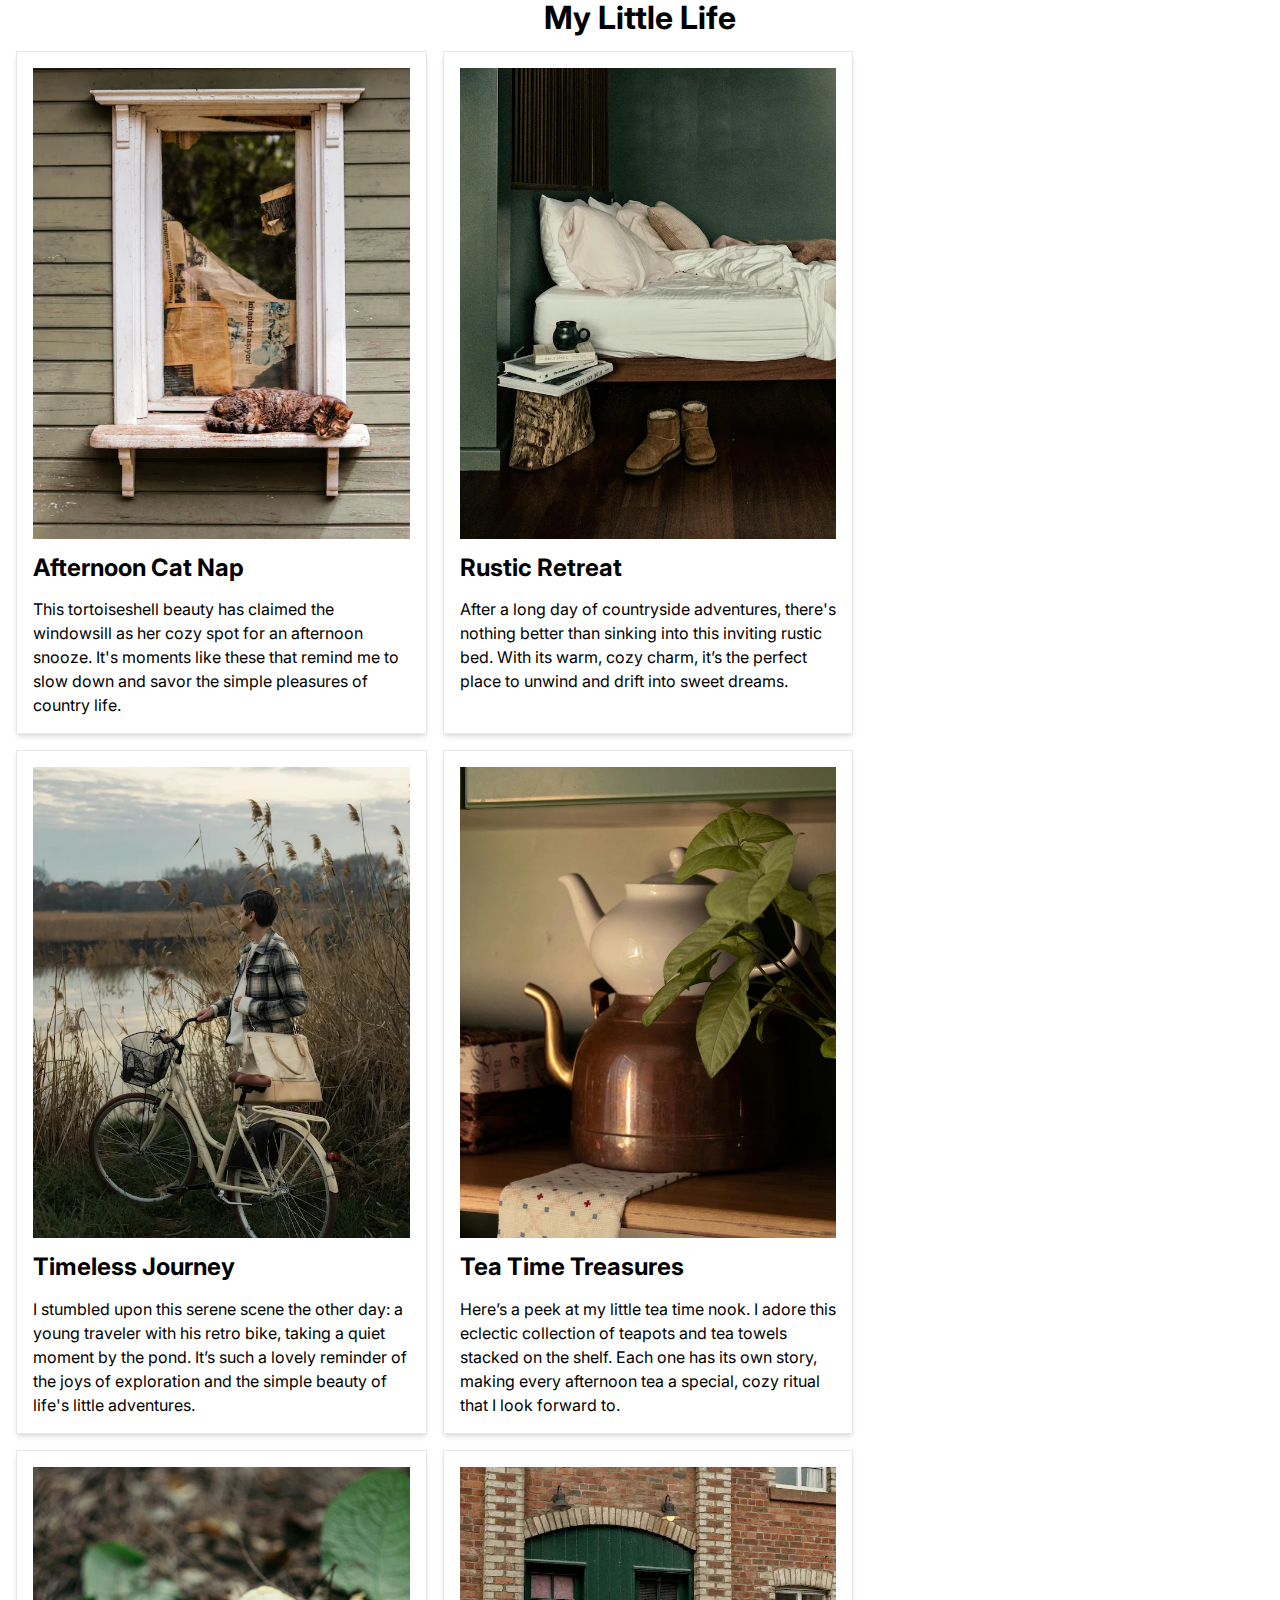
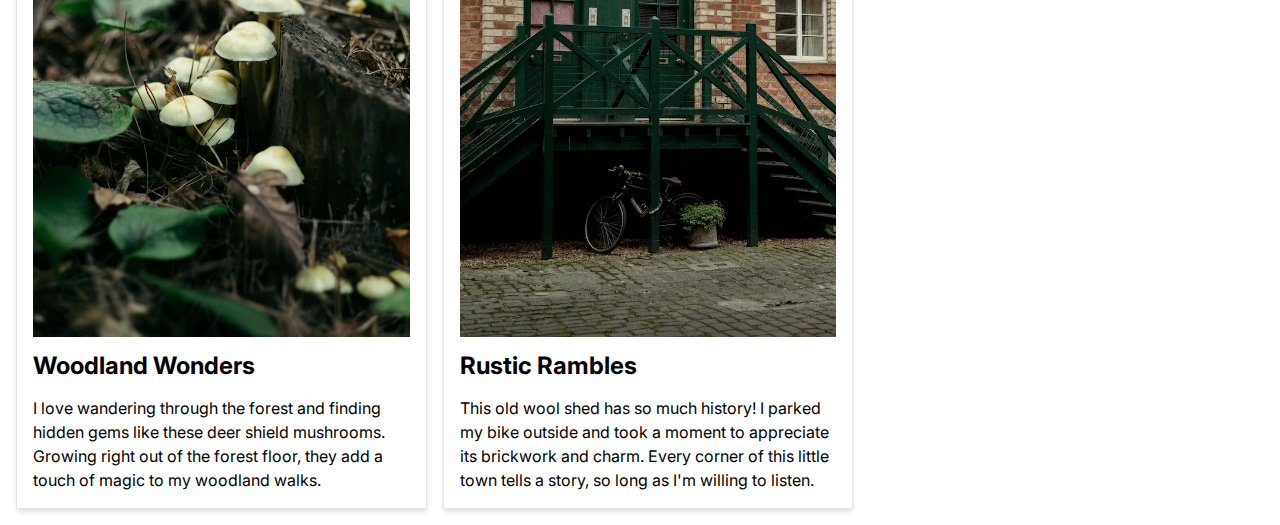
<file: 08 ΓÇô┬áFlex-Flow & Order Property/index.html>
<!DOCTYPE html>
<html lang="en">

    <head>
        <!-- Required Meta Tags -->
        <meta charset="UTF-8">
        <meta name="viewport" content="width=device-width, initial-scale=1.0">

        <!-- Additional Information -->
        <meta name="author" content="">
        <meta name="description" content="">

        <title>Flex-Flow & Order Property</title>

        <!-- Google Fonts -->
        <link rel="preconnect" href="https://fonts.googleapis.com">
        <link rel="preconnect" href="https://fonts.gstatic.com" crossorigin>
        <link href="https://fonts.googleapis.com/css2?family=Inter:wght@100..900&display=swap" rel="stylesheet">

        <!-- Stylesheets -->
        <link rel="stylesheet" href="css/reset.css">
        <link rel="stylesheet" href="css/styles.css">
    </head>

    <body>
        <header>
            <h1>My Little Life</h1>
        </header>



        <main>
            <section>
                <img src="img/cat-nap.webp" alt="A tortoiseshell cat napping on a windowsill.">
                <h2>Afternoon Cat Nap</h2>
                <p>This tortoiseshell beauty has claimed the windowsill as her cozy spot for an afternoon snooze. It's moments like these that remind me to slow down and savor the simple pleasures of country life.</p>
            </section>
            <section>
                <img src="img/retreat.webp" alt="A cosy, inviting, rustic bed.">
                <h2>Rustic Retreat</h2>
                <p>After a long day of countryside adventures, there's nothing better than sinking into this inviting rustic bed. With its warm, cozy charm, it’s the perfect place to unwind and drift into sweet dreams.</p>
            </section>
            <section>
                <img src="img/bike-boy.webp" alt="A young man with a retro bike at a pond's edge.">
                <h2>Timeless Journey</h2>
                <p>I stumbled upon this serene scene the other day: a young traveler with his retro bike, taking a quiet moment by the pond. It’s such a lovely reminder of the joys of exploration and the simple beauty of life's little adventures.</p>
            </section>
            <section>
                <img src="img/tea-pots.webp" alt="Teapots and a tea towel stacked on a shelf.">
                <h2>Tea Time Treasures</h2>
                <p>Here’s a peek at my little tea time nook. I adore this eclectic collection of teapots and tea towels stacked on the shelf. Each one has its own story, making every afternoon tea a special, cozy ritual that I look forward to.</p>
            </section>
            <section>
                <img src="img/deer-shield.webp" alt="Deer shield (mushrooms) growing out of the forest floor">
                <h2>Woodland Wonders</h2>
                <p>I love wandering through the forest and finding hidden gems like these deer shield mushrooms. Growing right out of the forest floor, they add a touch of magic to my woodland walks.</p>
            </section>
            <section>
                <img src="img/wool-shed.webp" alt="A bike parked outside the steps of an old wool shed">
                <h2>Rustic Rambles</h2>
                <p>This old wool shed has so much history! I parked my bike outside and took a moment to appreciate its brickwork and charm. Every corner of this little town tells a story, so long as I'm willing to listen.</p>
            </section>
        </main>

    </body>

</html>
</file>
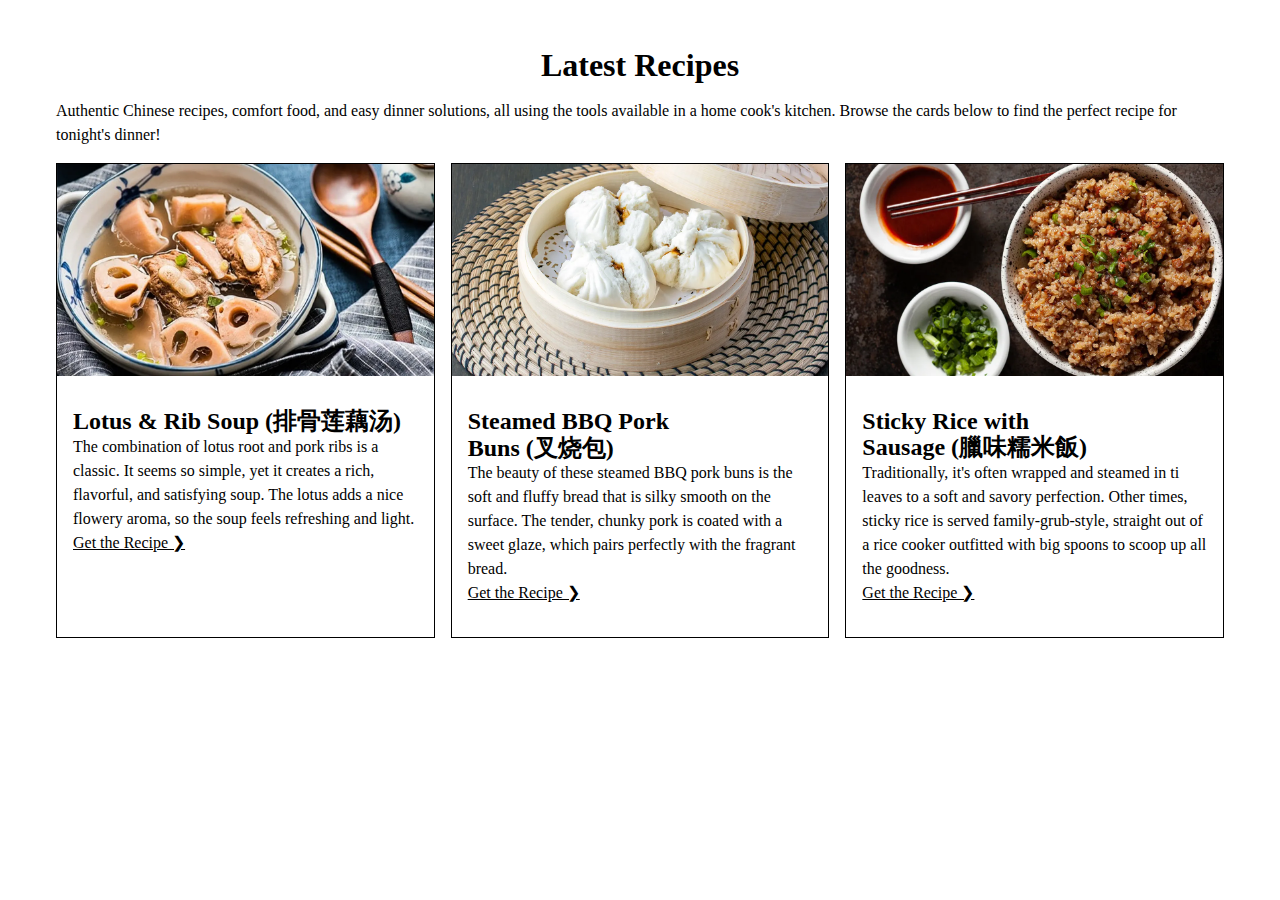
<file: 13 ΓÇô Picture Card Component/index.html>
<!DOCTYPE html>
<html lang="en">

<head>
	<meta charset="utf-8">
	<meta name="viewport" content="width=device-width, initial-scale=1.0">
	<title>All Woks Of Life | Chinese Home Cooking</title>

	<meta name="author" content="Your Name | Username on GitHub">
	<meta name="description"
		content="This is a faux recipe blog that demonstrates art direction and the picture element.">

	<!-- Google Fonts -->
	<link rel="preconnect" href="https://fonts.googleapis.com">
	<link rel="preconnect" href="https://fonts.gstatic.com" crossorigin>
	<link href="https://fonts.googleapis.com/css2?family=Nunito:wght@500&family=Open+Sans:wght@300&display=swap"
		rel="stylesheet">

	<!-- Stylesheets -->
	<link rel="stylesheet" type="text/css" href="css/reset.css">
	<link rel="stylesheet" type="text/css" href="css/styles.css">
</head>

<body>

	<main>
		<article>
			<h1>Latest Recipes</h1>
			<p>Authentic Chinese recipes, comfort food, and easy dinner solutions, all using the tools available in a
				home
				cook's kitchen. Browse the cards below to find the perfect recipe for tonight's dinner!</p>
			<!-- Card 1 -->
			<section>
				<picture>
					<source media="(min-width: 850px)" srcset="img/lotus-ribs-lg.webp">
					<source media="(min-width: 600px)" srcset="img/lotus-ribs-md.webp">
					<img src="img/lotus-ribs-sm.webp" alt="Lotus ribs">
				</picture>
				<div>
					<h2>Lotus &amp; Rib Soup (排骨莲藕汤)</h2>
					<p>The combination of lotus root and pork ribs is a classic. It seems so simple, yet it creates a
						rich,
						flavorful, and satisfying soup. The lotus adds a nice flowery aroma, so the soup feels
						refreshing and
						light.
					</p>
					<a href="#" class="btn">Get the Recipe &#10095;</a>
				</div>
			</section>
			<!-- Card 2 -->
			<section>
				<picture>
					<source media="(min-width: 850px)" srcset="img/pork-buns-lg.webp">
					<source media="(min-width: 600px)" srcset="img/pork-buns-md.webp">
					<img src="img/pork-buns-sm.webp" alt="Pork buns">
				</picture>
				<div>
					<h2>Steamed BBQ Pork Buns (叉烧包)</h2>
					<p>The beauty of these steamed BBQ pork buns is the soft and fluffy bread that is silky smooth on
						the
						surface.
						The tender, chunky pork is coated with a sweet glaze, which pairs perfectly with the fragrant
						bread.</p>
					<a href="#" class="btn">Get the Recipe &#10095;</a>
				</div>
			</section>
			<!-- Card 3 -->
			<section>
				<picture>
					<source media="(min-width: 850px)" srcset="img/sticky-rice-lg.webp">
					<source media="(min-width: 600px)" srcset="img/sticky-rice-md.webp">
					<img src="img/sticky-rice-sm.webp" alt="Sticky rice">
				</picture>
				<div>
					<h2>Sticky Rice with Sausage (臘味糯米飯)</h2>
					<p>Traditionally, it's often wrapped and steamed in ti leaves to a soft and savory perfection. Other
						times,
						sticky rice is served family-grub-style, straight out of a rice cooker outfitted with big spoons
						to
						scoop up
						all the goodness.</p>
					<a href="#" class="btn">Get the Recipe &#10095;</a>
				</div>
			</section>
		</article>
	</main>

</body>

</html>
</file>
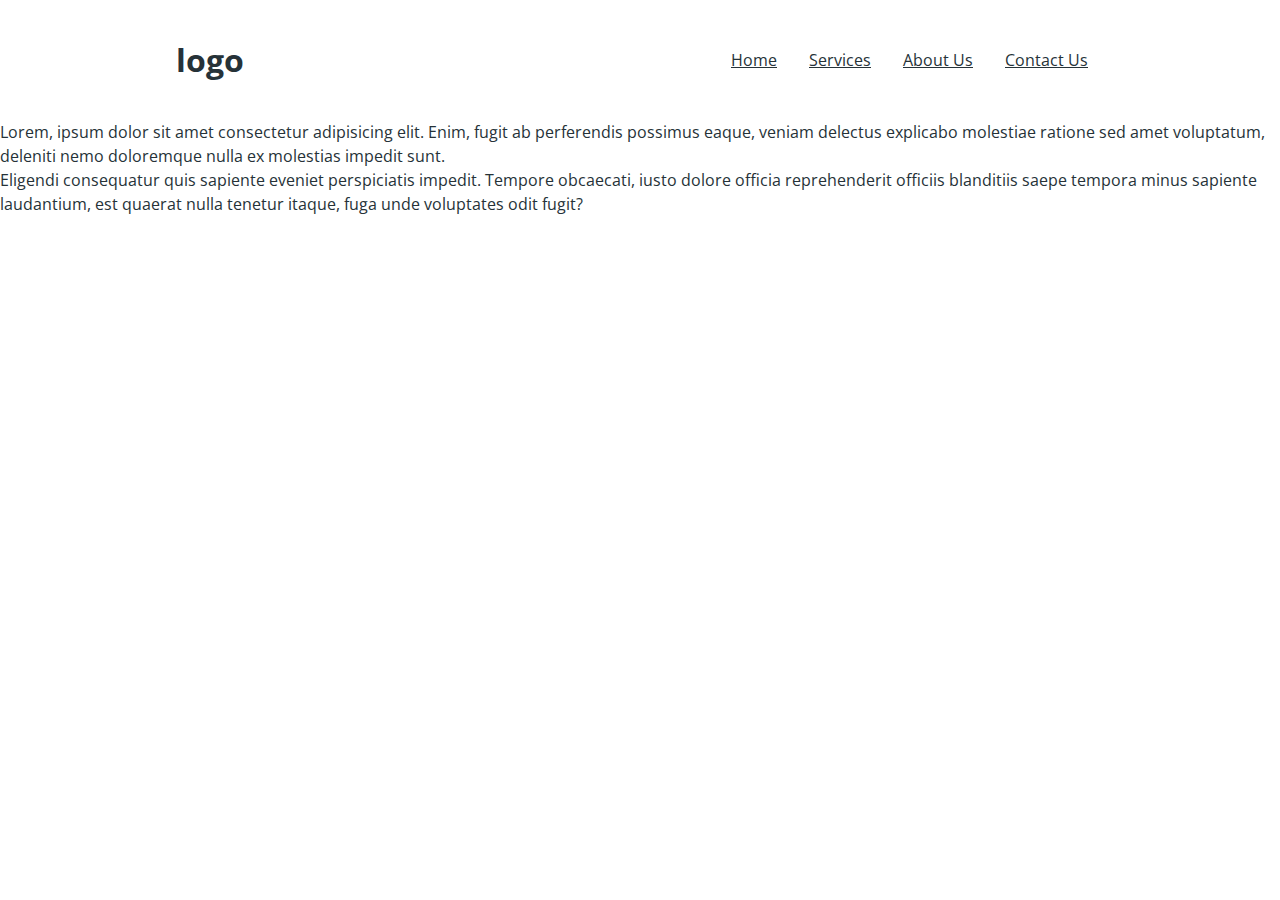
<file: 17 ΓÇô Multi-Level Navigation/index.html>
<!DOCTYPE html>
<html lang="en">

<head>
    <!-- Required Meta Tags -->
    <meta charset="UTF-8">
    <meta name="viewport" content="width=device-width, initial-scale=1.0">

    <!-- Additional Information -->
    <meta name="author" content="">
    <meta name="description" content="">

    <title>17 - Multi-Level (Dropdown) Navigation</title>

    <!-- Google Fonts -->
    <link rel="preconnect" href="https://fonts.googleapis.com">
    <link rel="preconnect" href="https://fonts.gstatic.com" crossorigin>
    <link href="https://fonts.googleapis.com/css2?family=Open+Sans:ital,wght@0,300..800;1,300..800&display=swap"
        rel="stylesheet">

    <!-- Stylesheets -->
    <link rel="stylesheet" href="css/reset.css">
    <link rel="stylesheet" href="css/styles.css">

    <!-- Scripts -->

</head>

<body>
    <header>
        <div class="container">
            <h1>logo</h1>
            <nav>
                <ul>
                    <li><a href="#">Home</a></li>
                    <li><a href="#">Services</a>
                        <ul>
                            <li><a href="#">Snow Removal</a></li>
                            <li><a href="#">Lawn Care</a></li>
                            <li><a href="#">Gutter Cleaning</a>
                                <ul>
                                    <li><a href="#">First Floor</a></li>
                                    <li><a href="#">Second Floor</a></li>
                                </ul>
                            </li>
                            <li><a href="#">Window Cleaning</a></li>
                        </ul>
                    </li>
                    <li><a href="#">About Us</a></li>
                    <li><a href="#">Contact Us</a>
                        <ul>
                            <li><a href="#">Email</a></li>
                            <li><a href="#">Phone</a></li>
                            <li><a href="#">Follow Us on Instagram</a></li>
                        </ul>
                    </li>
                </ul>
            </nav>
        </div>
    </header>

    <main>
        <p>Lorem, ipsum dolor sit amet consectetur adipisicing elit. Enim, fugit ab perferendis possimus eaque, veniam
            delectus explicabo molestiae ratione sed amet voluptatum, deleniti nemo doloremque nulla ex molestias
            impedit sunt.</p>
        <p>Eligendi consequatur quis sapiente eveniet perspiciatis impedit. Tempore obcaecati, iusto dolore officia
            reprehenderit officiis blanditiis saepe tempora minus sapiente laudantium, est quaerat nulla tenetur itaque,
            fuga unde voluptates odit fugit?</p>
    </main>
</body>

</html>
</file>
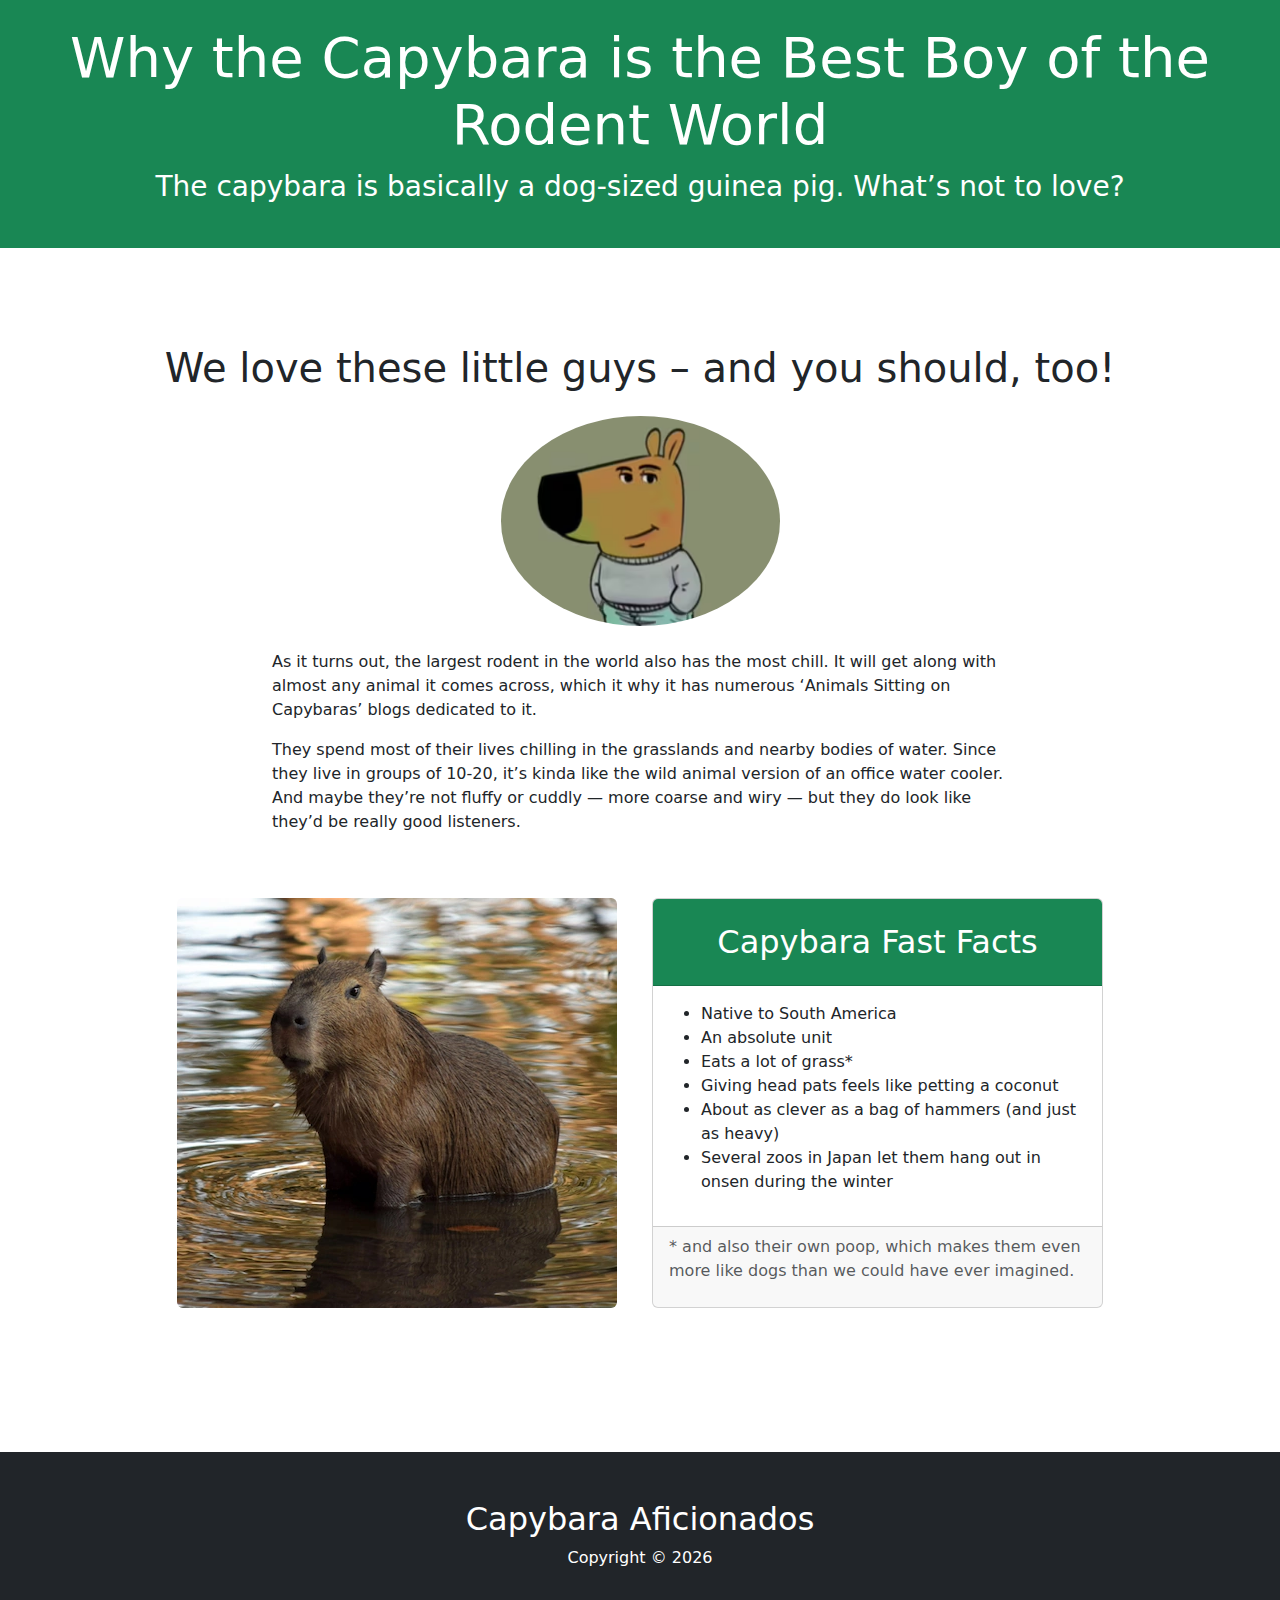
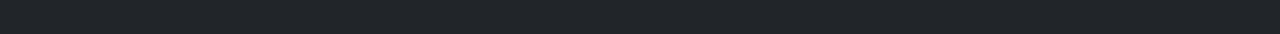
<file: 25 ΓÇô Introduction to Bootstrap/index.html>
<!DOCTYPE html>
<html lang="en">

<head>
    <!-- Required meta tags -->
    <meta charset="utf-8">
    <meta name="viewport" content="width=device-width, initial-scale=1">

    <!-- Additional Information -->
    <meta name="author" content="">
    <meta name="description" content="">

    <title>25 - Introduction to Bootstrap</title>

    <!-- Bootstrap CSS -->
    <link href="https://cdn.jsdelivr.net/npm/bootstrap@5.3.3/dist/css/bootstrap.min.css" rel="stylesheet"
        integrity="sha384-QWTKZyjpPEjISv5WaRU9OFeRpok6YctnYmDr5pNlyT2bRjXh0JMhjY6hW+ALEwIH" crossorigin="anonymous">

    <script src="https://cdn.jsdelivr.net/npm/bootstrap@5.3.3/dist/js/bootstrap.bundle.min.js"
        integrity="sha384-YvpcrYf0tY3lHB60NNkmXc5s9fDVZLESaAA55NDzOxhy9GkcIdslK1eN7N6jIeHz"
        crossorigin="anonymous"></script>

</head>

<body>

    <header class="text-bg-success text-center p-4">

        <h1 class="fw-light display-4">Why the Capybara is the Best Boy of the Rodent World</h1>

        <p class="fs-3 fw-light">The capybara is basically a dog-sized guinea pig. What’s not to love?</p>
    </header>


    <main class="container py-5 my-5">

        <section class="row justify-content-center">

            <div class="text-center">

                <h2 class="fw-light fs-1">We love these little guys – and you should, too!</h2>

                <img src="img/chill-guy.avif" alt="A capybara wearing a hat" class="rounded-circle mt-3 mb-4 w-25">

            </div>

            <div class="col-md-10 col-lg-8 col-xxl-6">
                <p>As it turns out, the largest rodent in the world also has the most chill. It will get along with
                    almost
                    any
                    animal it comes across, which it why it has numerous ‘Animals Sitting on Capybaras’ blogs dedicated
                    to
                    it.
                </p>
                <p>They spend most of their lives chilling in the grasslands and nearby bodies of water. Since they live
                    in
                    groups
                    of 10-20, it’s kinda like the wild animal version of an office water cooler. And maybe they’re not
                    fluffy or
                    cuddly — more coarse and wiry — but they do look like they’d be really good listeners. </p>
            </div>
        </section>

        <aside class="row my-5 justify-content-center align-items-center">

            <picture class="col-md-10 col-lg-6 col-xl-5 col-xxl-4 mb-4 mb-lg-0">

                <source srcset="img/capy-lg.webp" media="(min-width: 993px)">

                <img src="img/capy-sm.webp" alt="A capybara in water" class="rounded img-fluid">

            </picture>

            <div class="col-md-10 col-lg-6 col-xl-5 col-xxl-4">

                <div class="card">

                    <h2 class="card-header text-bg-success text-center py-4 py-xxl-3">Capybara Fast Facts</h2>

                    <div class="card-body">
                        <ul>
                            <li>Native to South America</li>
                            <li>An absolute unit</li>
                            <li>Eats a lot of grass*</li>
                            <li>Giving head pats feels like petting a coconut</li>
                            <li>About as clever as a bag of hammers (and just as heavy)</li>
                            <li>Several zoos in Japan let them hang out in onsen during the winter</li>
                        </ul>
                    </div>

                    <div class="card-footer text-body-secondary">
                        <p>* and also their own poop, which makes them even more like dogs than we could have ever
                            imagined.
                        </p>
                    </div>
                </div>
            </div>
        </aside>
    </main>


    <footer class="text-bg-dark text-center p-5">
        <h2>Capybara Aficionados</h2>
        <p>Copyright &copy;
            <!-- This is a sneaky cheat to keep the year up to date. -->
            <script>document.write(new Date().getFullYear())</script>
        </p>
    </footer>
</body>

</html>
</file>
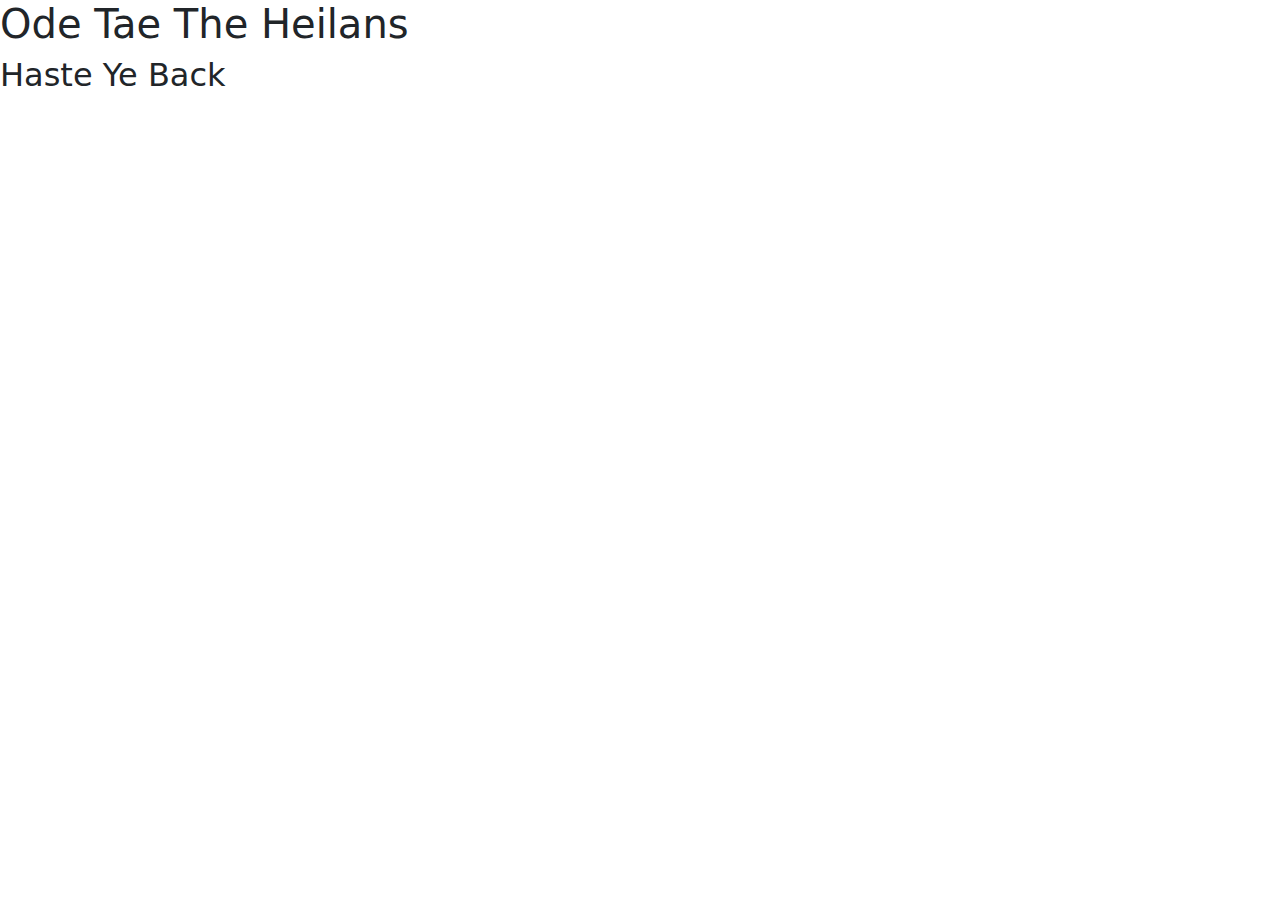
<file: 26 ΓÇô Nested Grid Layouts/index.html>
<!doctype html>
<html lang="sco">

<head>
    <!-- Required meta tags -->
    <meta charset="utf-8">
    <meta name="viewport" content="width=device-width, initial-scale=1">

    <!-- Additional Information -->
    <meta name="author" content="">
    <meta name="description" content="">

    <title>26 - Nested Grid Layouts</title>

    <!-- Bootstrap CSS -->
    <link href="https://cdn.jsdelivr.net/npm/bootstrap@5.3.3/dist/css/bootstrap.min.css" rel="stylesheet"
        integrity="sha384-QWTKZyjpPEjISv5WaRU9OFeRpok6YctnYmDr5pNlyT2bRjXh0JMhjY6hW+ALEwIH" crossorigin="anonymous">

    <!-- We won't use the JavaScript library for this demo. -->
</head>

<body>
    <h1>Ode Tae The Heilans</h1>

    <h2>Haste Ye Back</h2>
</body>

</html>
</file>
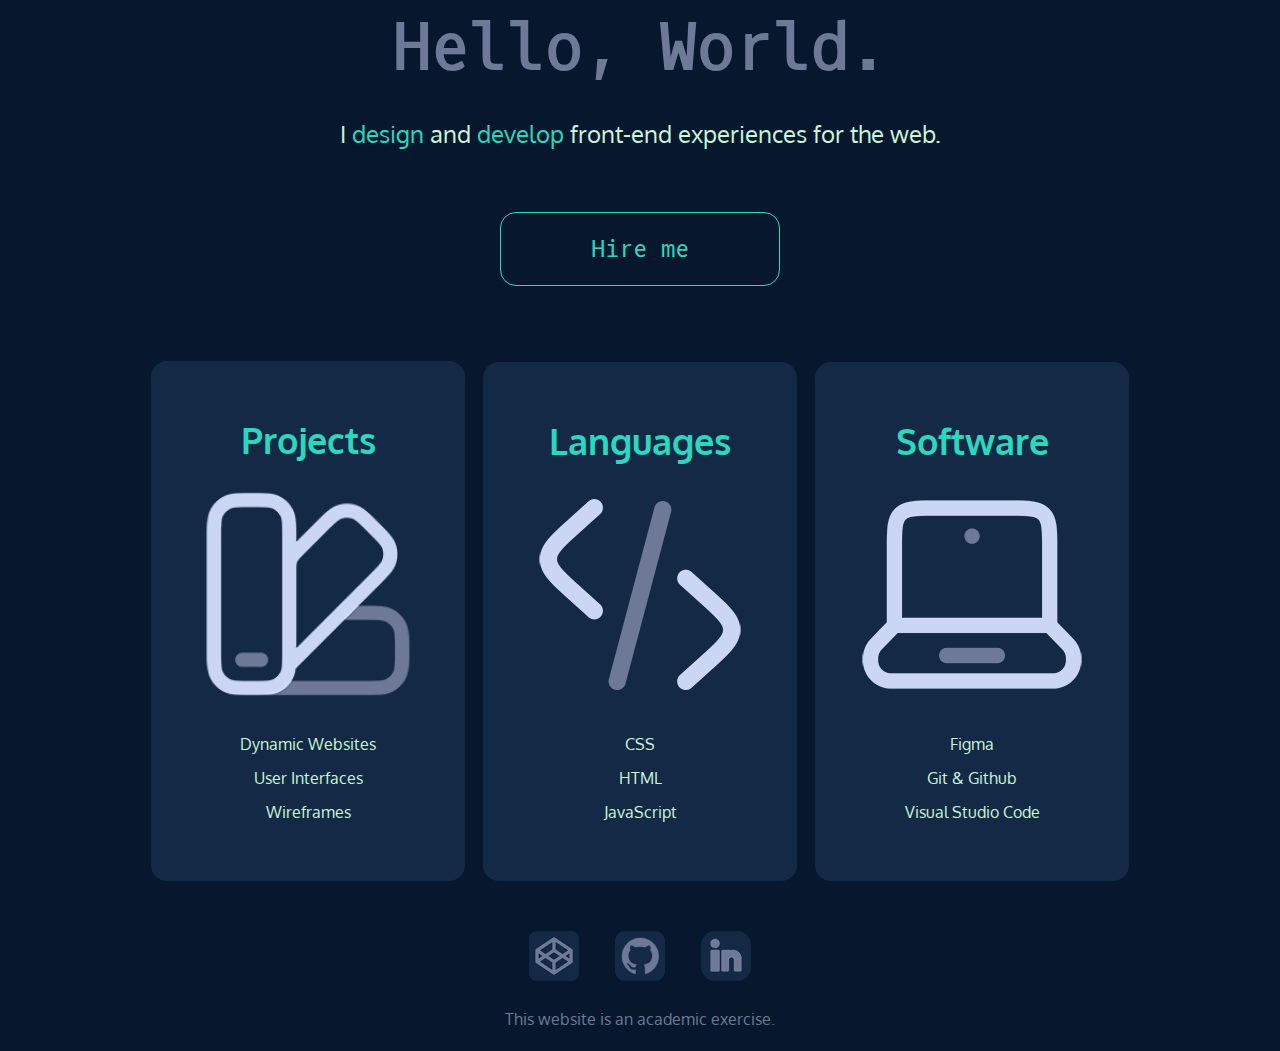
<file: dmit-1530-hello-build-start/index.html>
<!DOCTYPE html>
<html lang="en">
<head>
    <meta charset="UTF-8">
    <meta name="viewport" content="width=device-width, initial-scale=1.0">
    <title>Hello, World. - Home</title>

    <link rel="preconnect" href="https://fonts.googleapis.com">
    <link rel="preconnect" href="https://fonts.gstatic.com" crossorigin>
    <link href="https://fonts.googleapis.com/css2?family=Oxygen+Mono&family=Oxygen:wght@300;400;700&display=swap" rel="stylesheet">

    <link rel="stylesheet" href="css/reset.css">
    <link rel="stylesheet" href="css/styles.css">
</head>
<body>
    <div class="container">
        <header>
            <h1>Hello, World.</h1>
            <p>I <span class="accent">design</span> and <span class="accent">develop</span> front-end experiences for the web.</p>
            <!-- <p class="hire-me">Hire me</p> -->
            <a href="#">Hire me</a>
        </header>
        
        <main>
            <section>
                <div class="flex-container">
                    <div class="column">
                        <h2>Projects</h2> <!--(h2(ul>li*3))*3-->
                        <img src="img/projects-icon.png" alt="Projects icon">
                        <ul>
                            <li>Dynamic Websites</li>
                            <li>User Interfaces</li>
                            <li>Wireframes</li>
                        </ul>
                    </div>
                    <div class="column column-height">
                        <h2>Languages</h2>
                        <img src="img/languages-icon.png" alt="" class="Languages icon">
                        <ul>
                            <li>CSS</li>
                            <li>HTML</li>
                            <li>JavaScript</li>
                        </ul>
                    </div>
                    <div class="column column-height">
                        <h2>Software</h2>
                        <img src="img/software-icon.png" alt="" class="Software icon">
                        <ul>
                            <li>Figma</li>
                            <li>Git & Github</li>
                            <li>Visual Studio Code</li>
                        </ul>
                    </div>
                </div>
            </section>
        </main>

        <footer>
            <section>
                <div class="flex-container footer-icons">
                    <a href="https://codepen.io/" target="_blank"><img src="img/codepen-icon.png" alt="Codepen icon"></a>
                    <a href="#" target="_blank"><img src="img/github-icon.png" alt="Github icon"></a>
                    <a href="#" target="_blank"><img src="img/linkedin-icon.png" alt="LinkedIn icon"></a>
                </div>
                <p>This website is an academic exercise.</p>
            </section>
        </footer>
    </div>
</body>
</html>
</file>
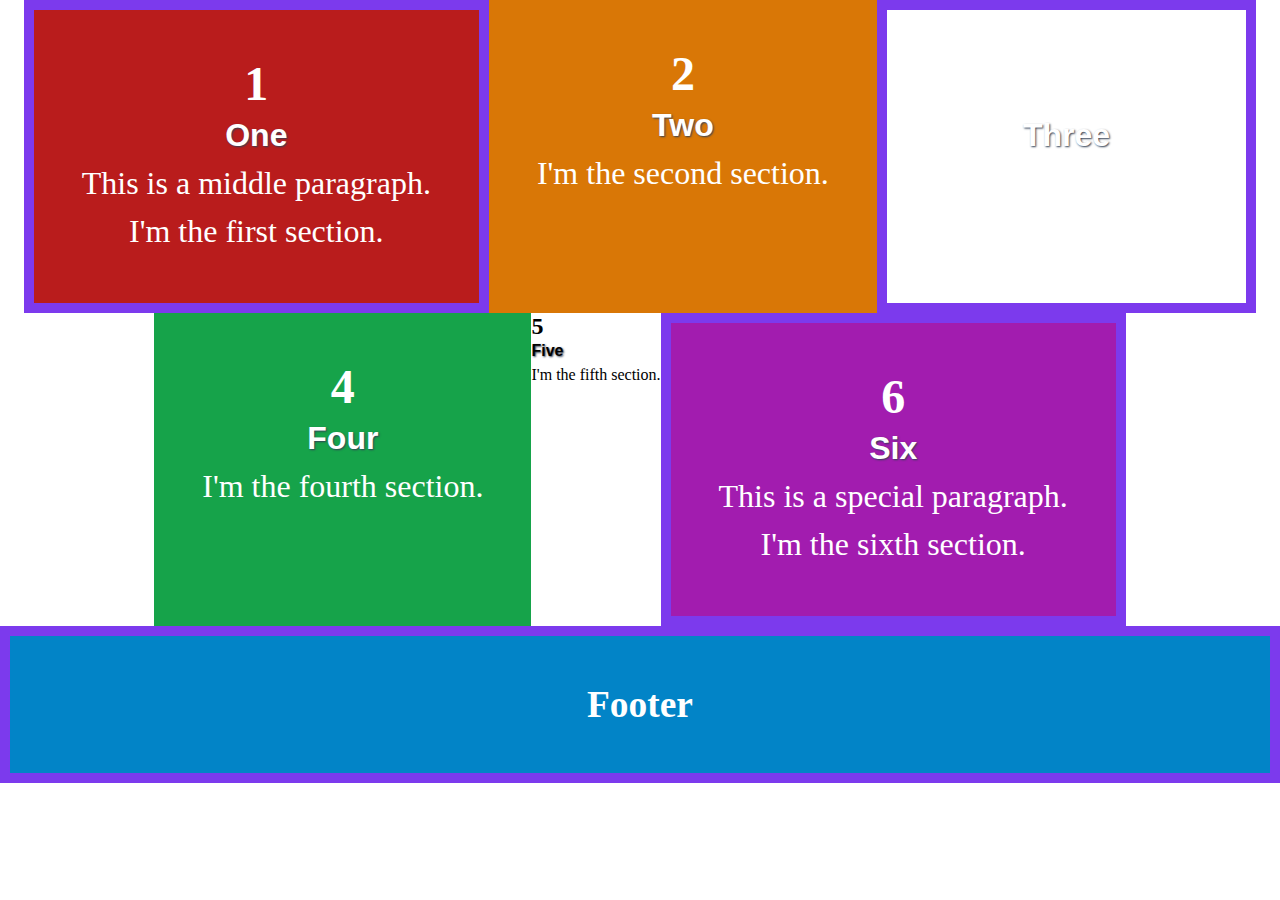
<file: module1-demo5-Advanced CSS Selectors/index.html>
<!DOCTYPE html>
<html lang="en">
  <head>
    <!-- Required Meta Tags -->
    <meta charset="UTF-8" />
    <meta name="viewport" content="width=device-width, initial-scale=1.0" />

    <!-- Additional Information -->
    <meta name="author" content="Your Name | Username on GitHub" />
    <meta name="description" content="" />

    <title>05 - Advanced CSS Selectors</title>

    <!-- Stylesheets -->
    <link rel="stylesheet" href="css/reset.css" />
    <link rel="stylesheet" href="css/styles.css" />
  </head>
  <body>
    <main>
      <div class="flex-container">
        <section>
          <h2>1</h2>
          <p>One</p>
          <p>This is a middle paragraph.</p>
          <p>I'm the first section.</p>
        </section>
        <section>
          <h2>2</h2>
          <p>Two</p>
          <p>I'm the second section.</p>
        </section>
        <section>
          <h2>3</h2>
          <p>Three</p>
          <p>I'm the third section.</p>
        </section>
        <section>
          <h2>4</h2>
          <p>Four</p>
          <p>I'm the fourth section.</p>
        </section>
        <div>
          <h2>5</h2>
          <p>Five</p>
          <p>I'm the fifth section.</p>
        </div>
        <section>
          <h2>6</h2>
          <p>Six</p>
          <p class="special">This is a special paragraph.</p>
          <p>I'm the sixth section.</p>
        </section>
      </div>
    </main>

    <footer>
      <section>
        <h3>Footer</h3>
      </section>
    </footer>
  </body>
</html>
</file>
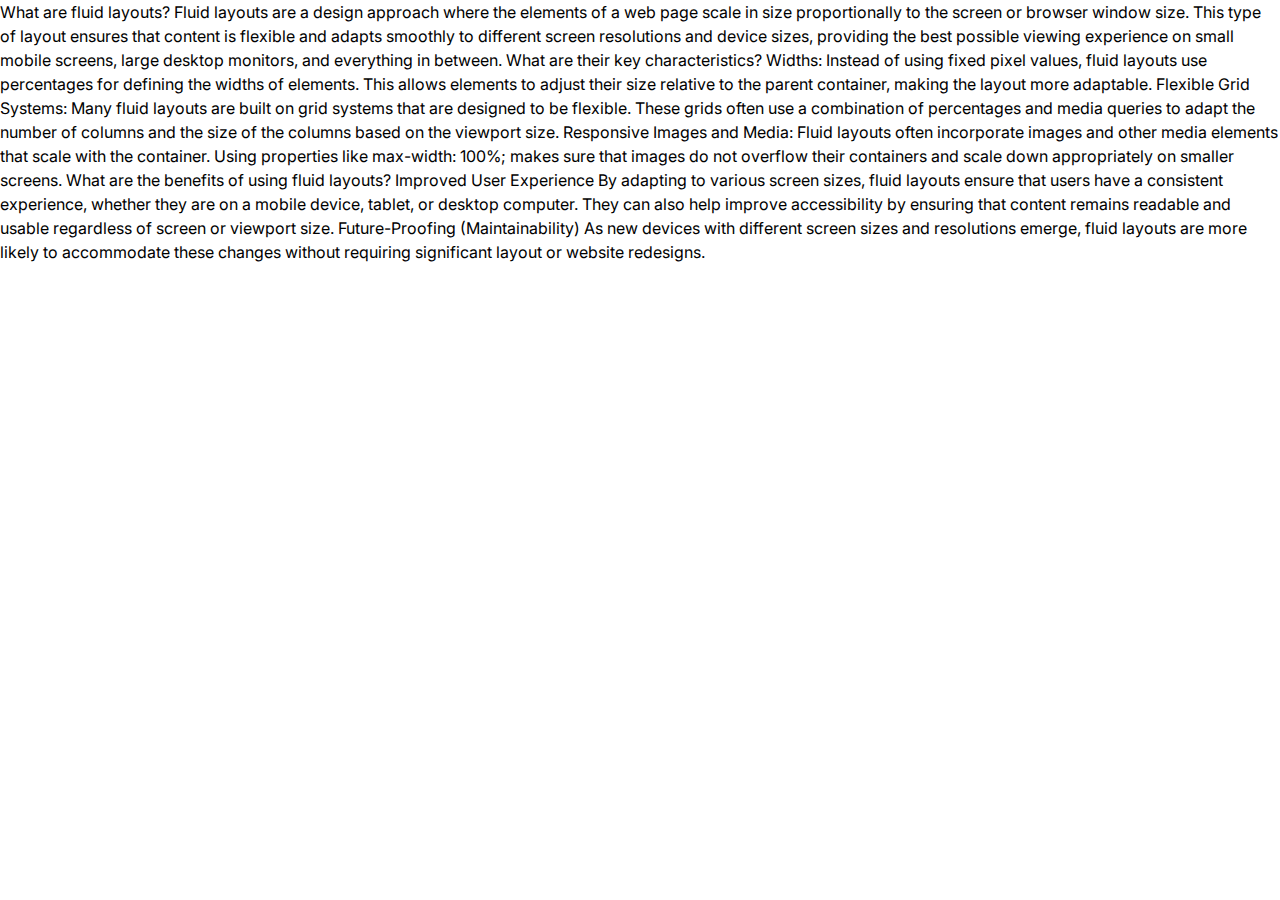
<file: module1-demo6-Fluid Layouts/index.html>
<!DOCTYPE html>
<html lang="en">

    <head>
        <!-- Required Meta Tags -->
        <meta charset="UTF-8">
        <meta name="viewport" content="width=device-width, initial-scale=1.0">

        <!-- Additional Information -->
        <meta name="author" content="">
        <meta name="description" content="">

        <title>06 - Fluid Layouts</title>

        <!-- Google Fonts -->
        <link rel="preconnect" href="https://fonts.googleapis.com">
        <link rel="preconnect" href="https://fonts.gstatic.com" crossorigin>
        <link href="https://fonts.googleapis.com/css2?family=Inter:wght@100..900&display=swap" rel="stylesheet">

        <!-- Stylesheets -->
        <link rel="stylesheet" href="css/reset.css">
        <link rel="stylesheet" href="css/styles.css">
    </head>

    <body>

        What are fluid layouts?

        Fluid layouts are a design approach where the elements of a web page scale in size proportionally to the screen or browser window size. This type of layout ensures that content is flexible and adapts smoothly to different screen resolutions and device sizes, providing the best possible viewing experience on small mobile screens, large desktop monitors, and everything in between.

        What are their key characteristics?

        Widths: Instead of using fixed pixel values, fluid layouts use percentages for defining the widths of elements. This allows elements to adjust their size relative to the parent container, making the layout more adaptable.

        Flexible Grid Systems: Many fluid layouts are built on grid systems that are designed to be flexible. These grids often use a combination of percentages and media queries to adapt the number of columns and the size of the columns based on the viewport size.

        Responsive Images and Media: Fluid layouts often incorporate images and other media elements that scale with the container. Using properties like max-width: 100%; makes sure that images do not overflow their containers and scale down appropriately on smaller screens.

        What are the benefits of using fluid layouts?

        Improved User Experience
        
        By adapting to various screen sizes, fluid layouts ensure that users have a consistent experience, whether they are on a mobile device, tablet, or desktop computer. They can also help improve accessibility by ensuring that content remains readable and usable regardless of screen or viewport size.
        
        Future-Proofing (Maintainability)
        
        As new devices with different screen sizes and resolutions emerge, fluid layouts are more likely to accommodate these changes without requiring significant layout or website redesigns.

    </body>

</html>
</file>
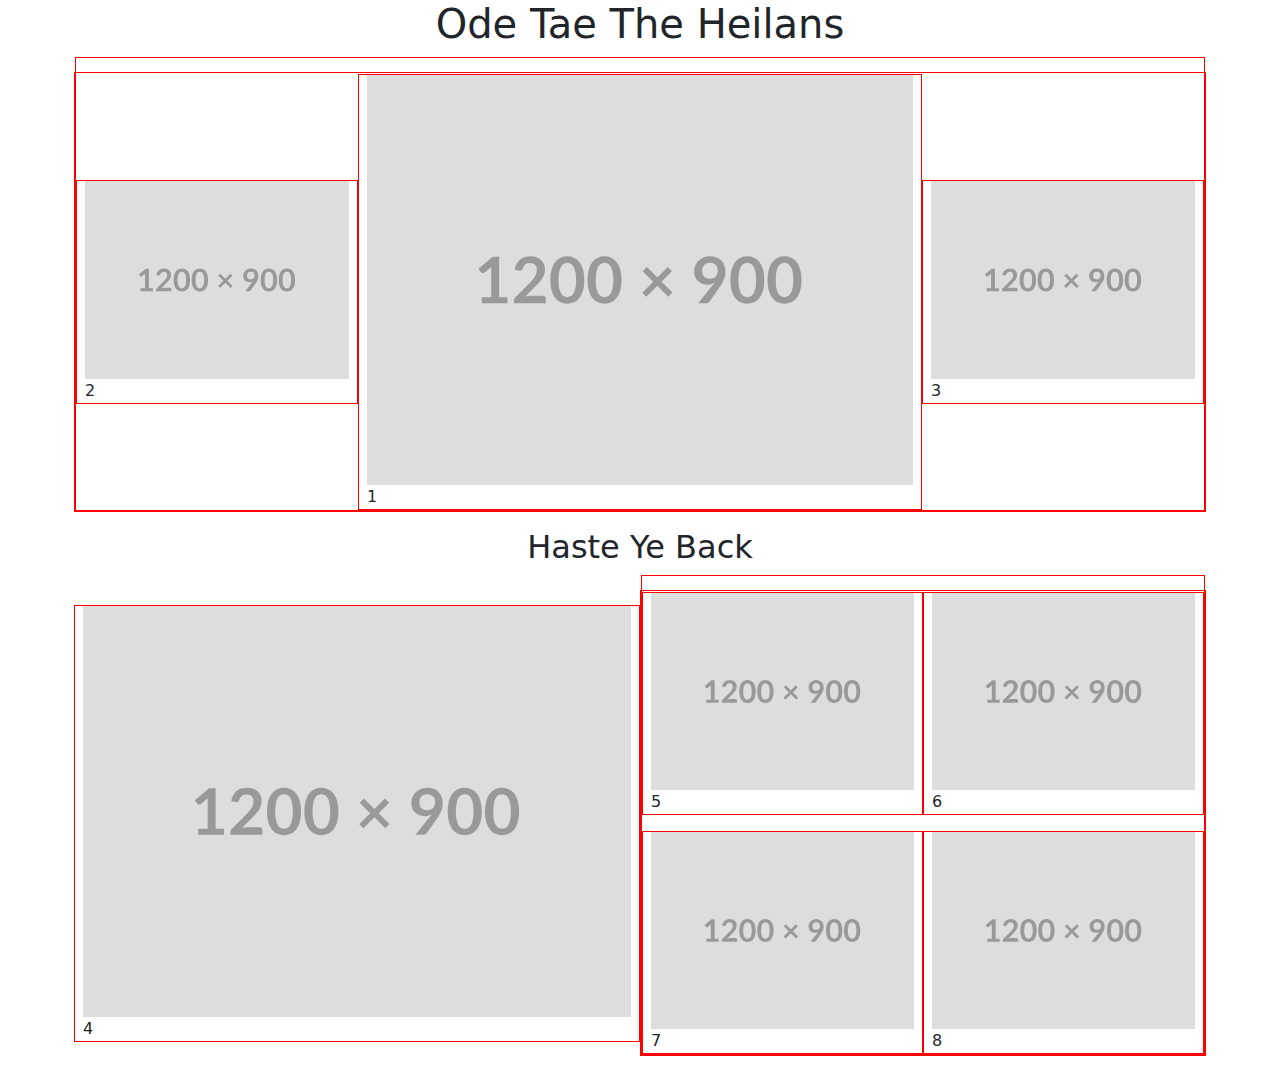
<file: 26 ΓÇô Nested Grid Layouts/index - placeholder.html>
<!doctype html>
<html lang="sco">

<head>
    <!-- Required meta tags -->
    <meta charset="utf-8">
    <meta name="viewport" content="width=device-width, initial-scale=1">

    <!-- Additional Information -->
    <meta name="author" content="">
    <meta name="description" content="">

    <title>26 - Nested Grid Layouts - Placeholder</title>

    <!-- Bootstrap CSS -->
    <link href="https://cdn.jsdelivr.net/npm/bootstrap@5.3.3/dist/css/bootstrap.min.css" rel="stylesheet"
        integrity="sha384-QWTKZyjpPEjISv5WaRU9OFeRpok6YctnYmDr5pNlyT2bRjXh0JMhjY6hW+ALEwIH" crossorigin="anonymous">

    <!-- We won't use the JavaScript library for this demo. -->
    <style>
        div {
            border: 1px solid red;
        }
    </style>

</head>

<body>
    <main class="container">
        <section class="row g-3 align-items-center">
            <h1 class="col-12 text-center">Ode Tae The Heilans</h1>

            <div class="col">
                <div class="row g-3 align-items-center">
                    <div class="col-xl-6 order-xl-2">
                        <img src="img/placeholder-1200x900.svg?text-1" alt="" class="img-fluid">1
                    </div>
                    <div class="col-md-6 col-xl-3 order-xl-1">
                        <img src="img/placeholder-1200x900.svg?text-2" alt="" class="img-fluid">2
                    </div>
                    <div class="col-md-6 col-xl-3 order-xl-3">
                        <img src="img/placeholder-1200x900.svg?text-3" alt="" class="img-fluid">3
                    </div>
                </div>
            </div>

            <h2 class="col-12 text-center">Haste Ye Back</h2>

            <div class="col-lg-6">
                <img src="img/placeholder-1200x900.svg?text-4" alt="" class="img-fluid">4
            </div>

            <div class="col-lg-6">
                <div class="row g-3">
                    <div class="col-md-6">
                        <img src="img/placeholder-1200x900.svg?text-5" alt="" class="img-fluid">5
                    </div>
                    <div class="col-md-6">
                        <img src="img/placeholder-1200x900.svg?text-6" alt="" class="img-fluid">6
                    </div>
                    <div class="col-md-6">
                        <img src="img/placeholder-1200x900.svg?text-7" alt="" class="img-fluid">7
                    </div>
                    <div class="col-md-6">
                        <img src="img/placeholder-1200x900.svg?text-8" alt="" class="img-fluid">8
                    </div>
                </div>
            </div>

        </section>
    </main>
</body>

</html>
</file>
<file: 08 ΓÇô┬áFlex-Flow & Order Property/css/styles.css>
:root {
    --heading: #1f2937;
    --body: #4b5563;
    --border: 1px solid #e5e7eb;
    --shadow: 0 4px 6px -1px rgb(0 0 0 / 0.1), 0 2px 4px -2px rgb(0 0 0 / 0.1);
}

body {
    font-family: "Inter", sans-serif;
}

section{
    border: var(--border);
    box-shadow: var(--shadow);
    padding: 1rem;
    display: flex;
    flex-direction: column;
    gap: 1rem;
}

main{
    padding: 1rem;
    display: flex;
    gap: 1rem;
    flex-direction: column;
}

h1{
    text-align: center;
}

h2{
    text-align: center;
    order: -1;
}

@media(min-width:700px){
    main{
        flex-flow: row wrap;
    }

    section{
        width: calc((100% - 1rem) / 3);
    }

    h2{
        order: unset;
        text-align: unset;
    }
}

/* @media(min-width:1000px){
    main{
        max-width: 1200px;
        margin: 0 auto;
    }

    section{
        width: calc((100% - 2rem) / 3);
    }
} */
</file>
<file: 13 ΓÇô Picture Card Component/css/styles.css>
:root {
    --nunito: 2em/1.5 'Nunito', 'Helvetica Neue', sans-serif;
    --open-sans: 1rem/1.5 'Open Sans', sans-serif;
    --box-shadow: 0 0 10px 0 rgb(33 33 33 / 15%);
    --black: #212121;
    --red: #c0232a;
}

h1{
    text-align: center;
    width: 100%;
}

main{
    max-width: 1200px;
    margin: 0 auto;
    padding: 3rem 1rem;
}

section{
    display: flex;
    margin: 0 0 1rem;
    border: 1px solid black;
}

picture{
    min-width: 35%;
}

picture+div{
    padding: 2rem 1rem;
}

@media(min-width: 850px){
    section{
        display: unset;
        flex-basis: 200px;
        flex-grow: 1;
    }

    article{
        display: flex;
        gap: 1rem;
        flex-wrap: wrap;
    }
}
</file>
<file: 17 ΓÇô Multi-Level Navigation/css/styles.css>
/* Global Variables */

:root {
    --cyan-900: #006064;
    --cyan-700: #0097a7;
    --grey-50: #eceff1;
    --grey-100: #cfd8dc;
    --grey-900: #263238;
    --box-shadow: 10px 10px 19px 0px rgba(236, 239, 241, 1);
}

/* Soft Reset */

body {
    color: var(--grey-900);
    font-family: "Open Sans", sans-serif;
}

.container{
    max-width: 960px;
    margin: 0 auto;
    padding: 1rem;
}

svg {
    height: 1.125rem;
}

a{
    display: block;
    padding: 1rem 1rem;
}

a:hover{
    background-color: orange;
}

ul{
    padding-left: 0;
}

ul a{
    padding-left: 2rem;
}

ul ul a{
    padding-left: 4rem;
}

ul ul ul a{
    padding-left: 6rem;
}

li{
    position: relative;
}

@media(min-width: 600px){
    nav>ul{
        display: flex;
    }

    ul ul{
        display: none;
        position: absolute;
        background-color: white;
        border: 1px solid grey;
    }

    li:hover>ul{
        display: block;
    }

    ul ul ul{
        left: 100%;
        top: 0;
    }

    ul a,
    ul ul a,
    ul ul ul a{
        padding: 1rem;
    }

    a{
        white-space: nowrap;
    }

    header .container{
        display: flex;
        justify-content: space-between;
        align-items: center;
    }

    nav>ul>li:last-of-type>ul{
        right: 0;
    }
}
</file>
<file: dmit-1530-hello-build-start/css/styles.css>
/* 

    Colour Palette

    Darkest – #07182E
    Columns – #132945
    Accent  – #29D8BE
    Text    – #CBD6F5
    Grey    – #6E7997

    Fonts

    font-family: 'Oxygen', sans-serif;
    font-family: 'Oxygen Mono', monospace;

    Layout Grid

    Row Height is 16px.
    Column Width is 296px.
    Vertical Gutters are 18px.

*/

body {
    font-size: 100%;
    font-family: "Oxygen", sans-serif;
    background-color: #07182E;
    color: #cbf5d8;
    text-align: center;
}

.container {
    margin: 0 auto;
    width: 960px;
}

.flex-container{
    display: flex;
    align-items: center;
    justify-content: center;
    gap: 18px;
}

h1{
    font-family: "Oxygen Mono", monospace;
    color: #6E7997;
    font-size: 64px;
}

header p {
    font-size: 24px;
    margin: 20px 0px 60px 0px;
}

.accent{
    color: #29D8BE;
}

header a{
    font-family: "Oxygen Mono", monospace;
    font-size: 24px;
    color: #29D8BE;
    border-radius: 16px;
    border: solid 1px #29D8BE;
    padding: 18px 90px;
    display: inline-block;
    text-decoration: none;
}

header a:hover{
    background-color: white;
}

.column{
    background-color: #132945;
    border-radius: 16px;
    padding: 52px 0px;
    margin: 75px 0px 0px;
}

h2{
    font-size: 36px;
    color: #29D8BE;
}

ul{
    font-size: 16px;
    line-height: 34px;
}

.column-height img{
    padding: 8px 0px;
}

.footer-icons{
    margin: 50px 9px 0px;
}

img{
    margin: 0px 9px;
}

footer p{
    font-size: 16px;
    color: #6E7997;
    margin: 20px 0px;
}
</file>
<file: module1-demo6-Fluid Layouts/css/styles.css>
:root {
    --dark: #291e1c;
    --light: #c4d3d6;
    --accent: #ebac4e;
}

body {
    font-family: "Inter", sans-serif;
}
</file>
<file: module1-demo5-Advanced CSS Selectors/css/styles.css>
/* 
    Variables (AKA CSS Custom Properties)

    A variable is just a container that holds some sort of value. We usually give our variables a friendly, semantic name so that we can refer to them and use them later on in our code. All names must start with a double-hyphen (--) so that they aren't confused with already existing or language-defined values. 

    We can store all sorts of values in CSS custom properties, including things that are a little long, things that aren't easy to remember, or things that we might want to change throughout our entire website later.

    You must declare your variable before using them, so it's best practice to put them near the top of the stylesheet. Also remember to declare your variables in the :root of the document, else other elements may not be able to acces them (i.e. the variable may not be in scope)!

    Try converting this colour palette comment into variables.

    COLOUR PALETTE

    red:    #b91c1c;
    orange: #d97706;
    yellow: #eab308;
    green:  #16a34a;
    blue:   #0284c7;
    indigo: #7c3aed;
    violet: #a21caf;
    slate:  #334155;
    smoke:  #e2e8f0;
*/

:root{
    --red:    #b91c1c;
    --orange: #d97706;
    --yellow: #eab308;
    --green:  #16a34a;
    --blue:   #0284c7;
    --indigo: #7c3aed;
    --violet: #a21caf;
    --slate:  #334155;
    --smoke:  #e2e8f0;
}

section{
    font-size: 2rem;
    min-width: 16rem;
    padding: 3rem;
    text-align: center;
    color: white;
}

.flex-container{
    display: flex;
    flex-wrap: wrap;
    justify-content: center;
}

section:first-child{
    background-color: var(--red);
}

section:nth-of-type(2){
    background-color: var(--orange);
}

section:last-of-type{
    background-color: var(--blue);
}

section:nth-last-of-type(2){
    background-color: var(--green);
}

section:nth-of-type(odd){
    border: 10px solid var(--indigo);
}

p:first-of-type{
    font-family: sans-serif;
    font-weight: bold;
    text-shadow: 1px 1px 2px var(--slate);
}

section:has(.special){
    background-color: var(--violet);
}
</file>
